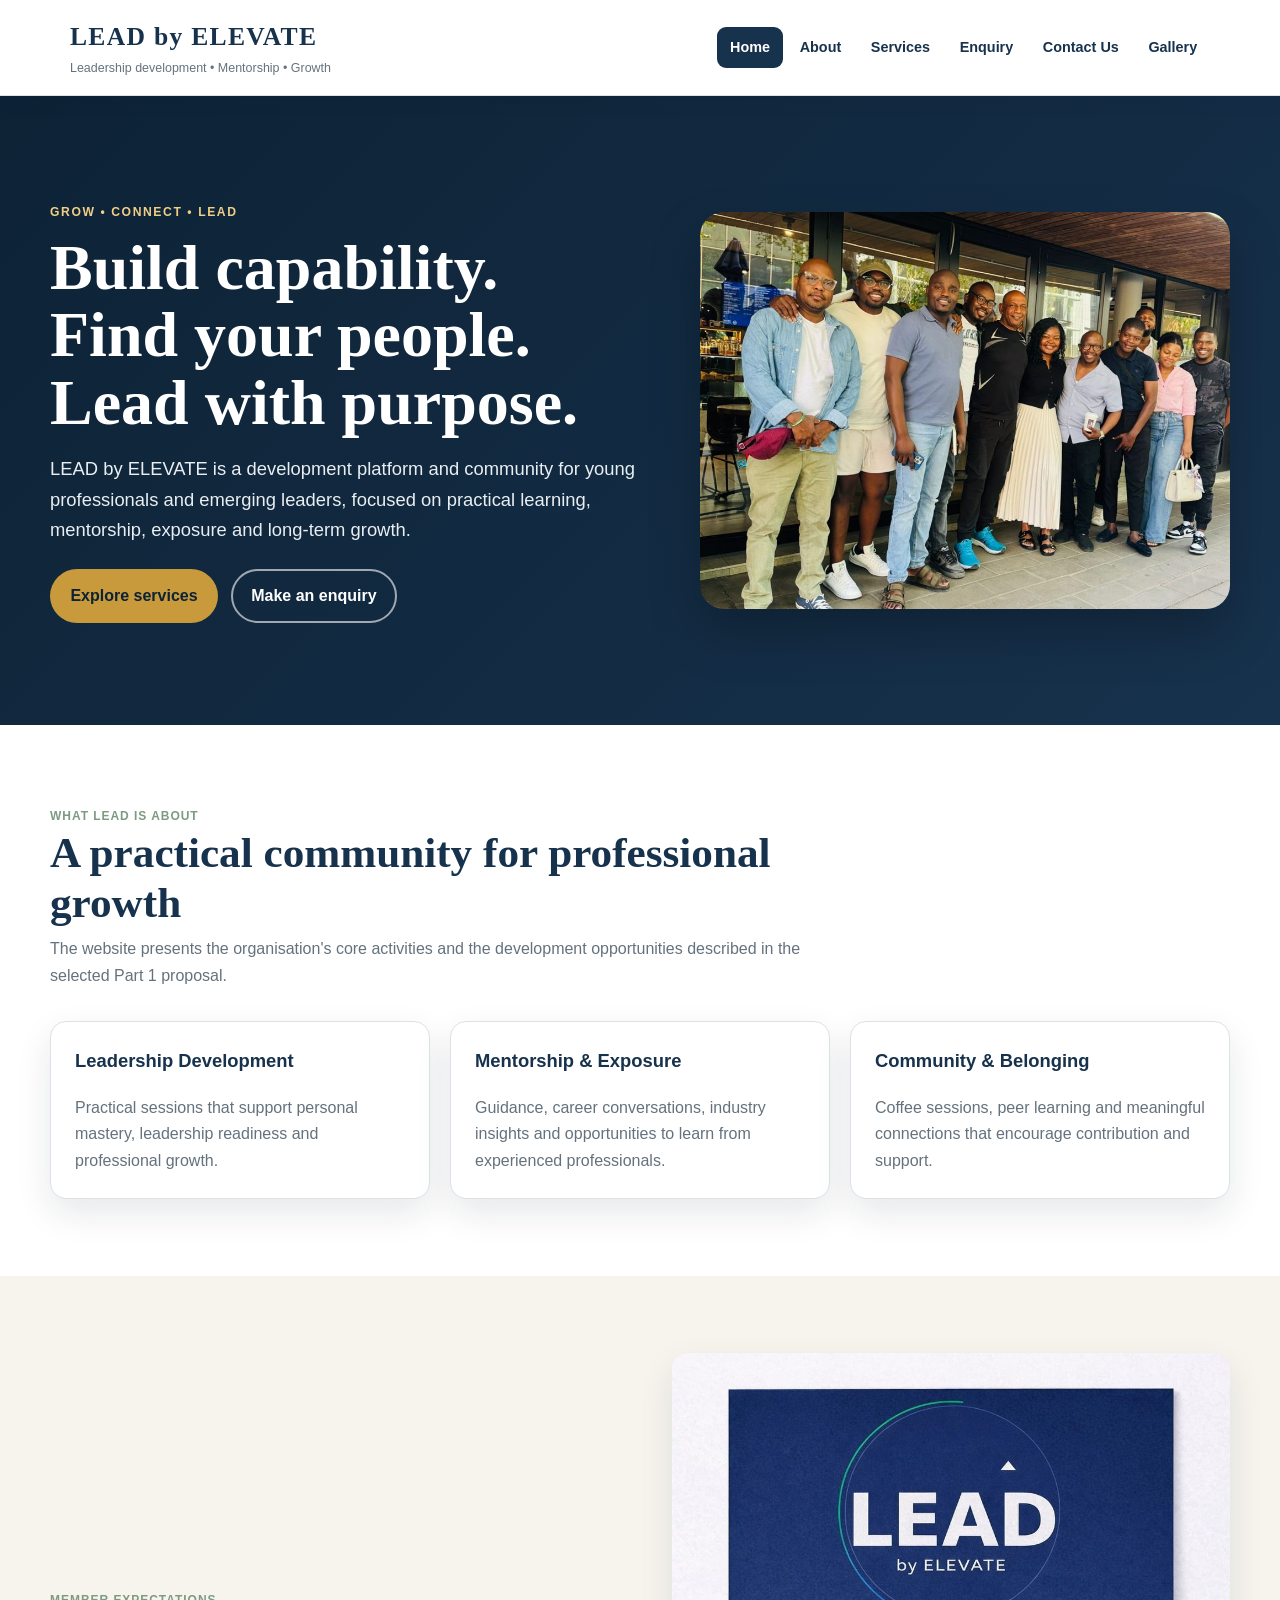
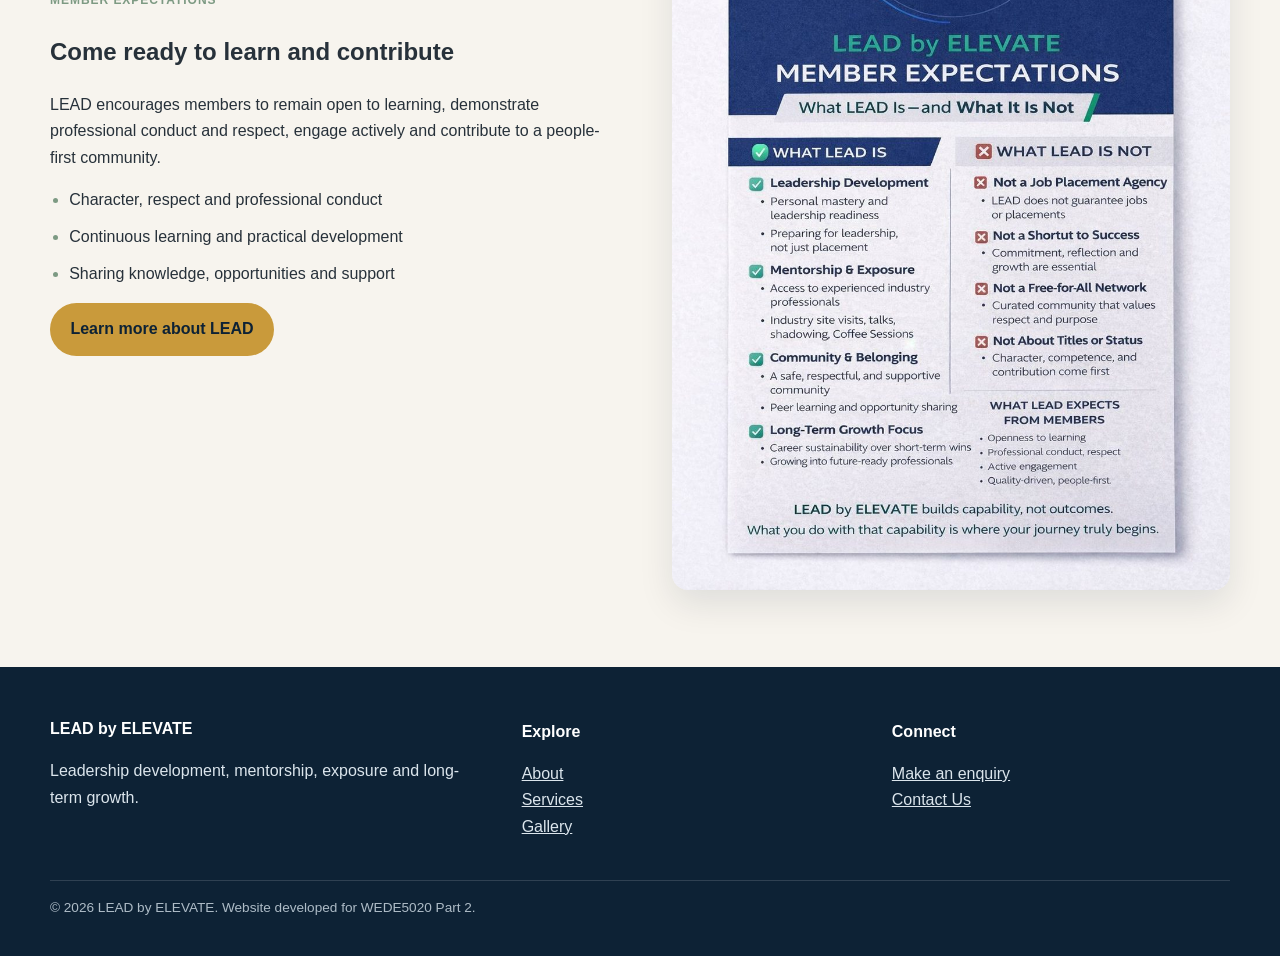
<file: index.html>
<!DOCTYPE html>
<html lang="en">
<head>
  <meta charset="UTF-8">
  <meta name="viewport" content="width=device-width, initial-scale=1.0">
  <meta name="description" content="LEAD by ELEVATE supports leadership development, mentorship, industry exposure, coaching and long-term professional growth.">
  <meta name="theme-color" content="#17324d">
  <title>LEAD by ELEVATE | Leadership & Professional Development</title>
  <link rel="stylesheet" href="css/style.css">
</head>
<body>
<a class="skip-link" href="#main-content">Skip to main content</a>
<header class="site-header">
  <div class="header-inner">
    <a class="brand" href="index.html" aria-label="LEAD by ELEVATE home">
      <span class="brand-title">LEAD by ELEVATE</span>
      <span class="brand-tagline">Leadership development • Mentorship • Growth</span>
    </a>
    <input class="nav-toggle" type="checkbox" id="nav-toggle" aria-label="Toggle navigation">
    <label class="nav-toggle-label" for="nav-toggle"><span></span></label>
    <nav class="main-nav" aria-label="Main navigation">
      <ul>
        <li><a href="index.html">Home</a></li>
        <li><a href="About.html">About</a></li>
        <li><a href="Services.html">Services</a></li>
        <li><a href="Enquiry.html">Enquiry</a></li>
        <li><a href="Contact%20Us.html">Contact Us</a></li>
        <li><a href="Gallery.html">Gallery</a></li>
      </ul>
    </nav>
  </div>
</header>
<main id="main-content">
  <section class="hero">
    <div class="container hero-grid">
      <div>
        <span class="eyebrow">Grow • Connect • Lead</span>
        <h1>Build capability. Find your people. Lead with purpose.</h1>
        <p>LEAD by ELEVATE is a development platform and community for young professionals and emerging leaders, focused on practical learning, mentorship, exposure and long-term growth.</p>
        <div class="hero-actions">
          <a class="button button-primary" href="Services.html">Explore services</a>
          <a class="button button-secondary" href="Enquiry.html">Make an enquiry</a>
        </div>
      </div>
      <div class="hero-media">
        <picture>
          <source media="(max-width: 480px)" srcset="images/lead_group_coffee_01-small.jpg">
          <source media="(max-width: 900px)" srcset="images/lead_group_coffee_01-medium.jpg">
          <img src="images/lead_group_coffee_01.jpg" srcset="images/lead_group_coffee_01-small.jpg 480w, images/lead_group_coffee_01-medium.jpg 960w, images/lead_group_coffee_01.jpg 1280w" sizes="(max-width: 900px) 100vw, 50vw" width="1280" height="853" alt="LEAD by ELEVATE members together during a community coffee session">
        </picture>
      </div>
    </div>
  </section>

  <section class="section section-alt">
    <div class="container">
      <div class="section-heading">
        <span class="kicker">What LEAD is about</span>
        <h2>A practical community for professional growth</h2>
        <p>The website presents the organisation's core activities and the development opportunities described in the selected Part 1 proposal.</p>
      </div>
      <div class="card-grid">
        <article class="card"><h3>Leadership Development</h3><p>Practical sessions that support personal mastery, leadership readiness and professional growth.</p></article>
        <article class="card"><h3>Mentorship & Exposure</h3><p>Guidance, career conversations, industry insights and opportunities to learn from experienced professionals.</p></article>
        <article class="card"><h3>Community & Belonging</h3><p>Coffee sessions, peer learning and meaningful connections that encourage contribution and support.</p></article>
      </div>
    </div>
  </section>

  <section class="section">
    <div class="container split">
      <div>
        <span class="kicker">Member expectations</span>
        <h2>Come ready to learn and contribute</h2>
        <p>LEAD encourages members to remain open to learning, demonstrate professional conduct and respect, engage actively and contribute to a people-first community.</p>
        <ul class="check-list">
          <li>Character, respect and professional conduct</li>
          <li>Continuous learning and practical development</li>
          <li>Sharing knowledge, opportunities and support</li>
        </ul>
        <a class="button button-primary" href="About.html">Learn more about LEAD</a>
      </div>
      <div>
        <img class="content-image" src="images/lead_member_expectations_poster.jpg" srcset="images/lead_member_expectations_poster-small.jpg 480w, images/lead_member_expectations_poster-medium.jpg 960w, images/lead_member_expectations_poster.jpg 1280w" sizes="(max-width: 900px) 100vw, 50vw" width="1280" height="1280" alt="LEAD by ELEVATE member expectations poster">
      </div>
    </div>
  </section>
</main>
<footer class="site-footer">
  <div class="container">
    <div class="footer-grid">
      <div><h2>LEAD by ELEVATE</h2><p>Leadership development, mentorship, exposure and long-term growth.</p></div>
      <div><h3>Explore</h3><p><a href="About.html">About</a><br><a href="Services.html">Services</a><br><a href="Gallery.html">Gallery</a></p></div>
      <div><h3>Connect</h3><p><a href="Enquiry.html">Make an enquiry</a><br><a href="Contact%20Us.html">Contact Us</a></p></div>
    </div>
    <div class="footer-bottom"><span>&copy; <span id="currentYear">2026</span> LEAD by ELEVATE. Website developed for WEDE5020 Part 2.</span></div>
  </div>
</footer>
<script src="js/script.js"></script>
</body>
</html>
</file>
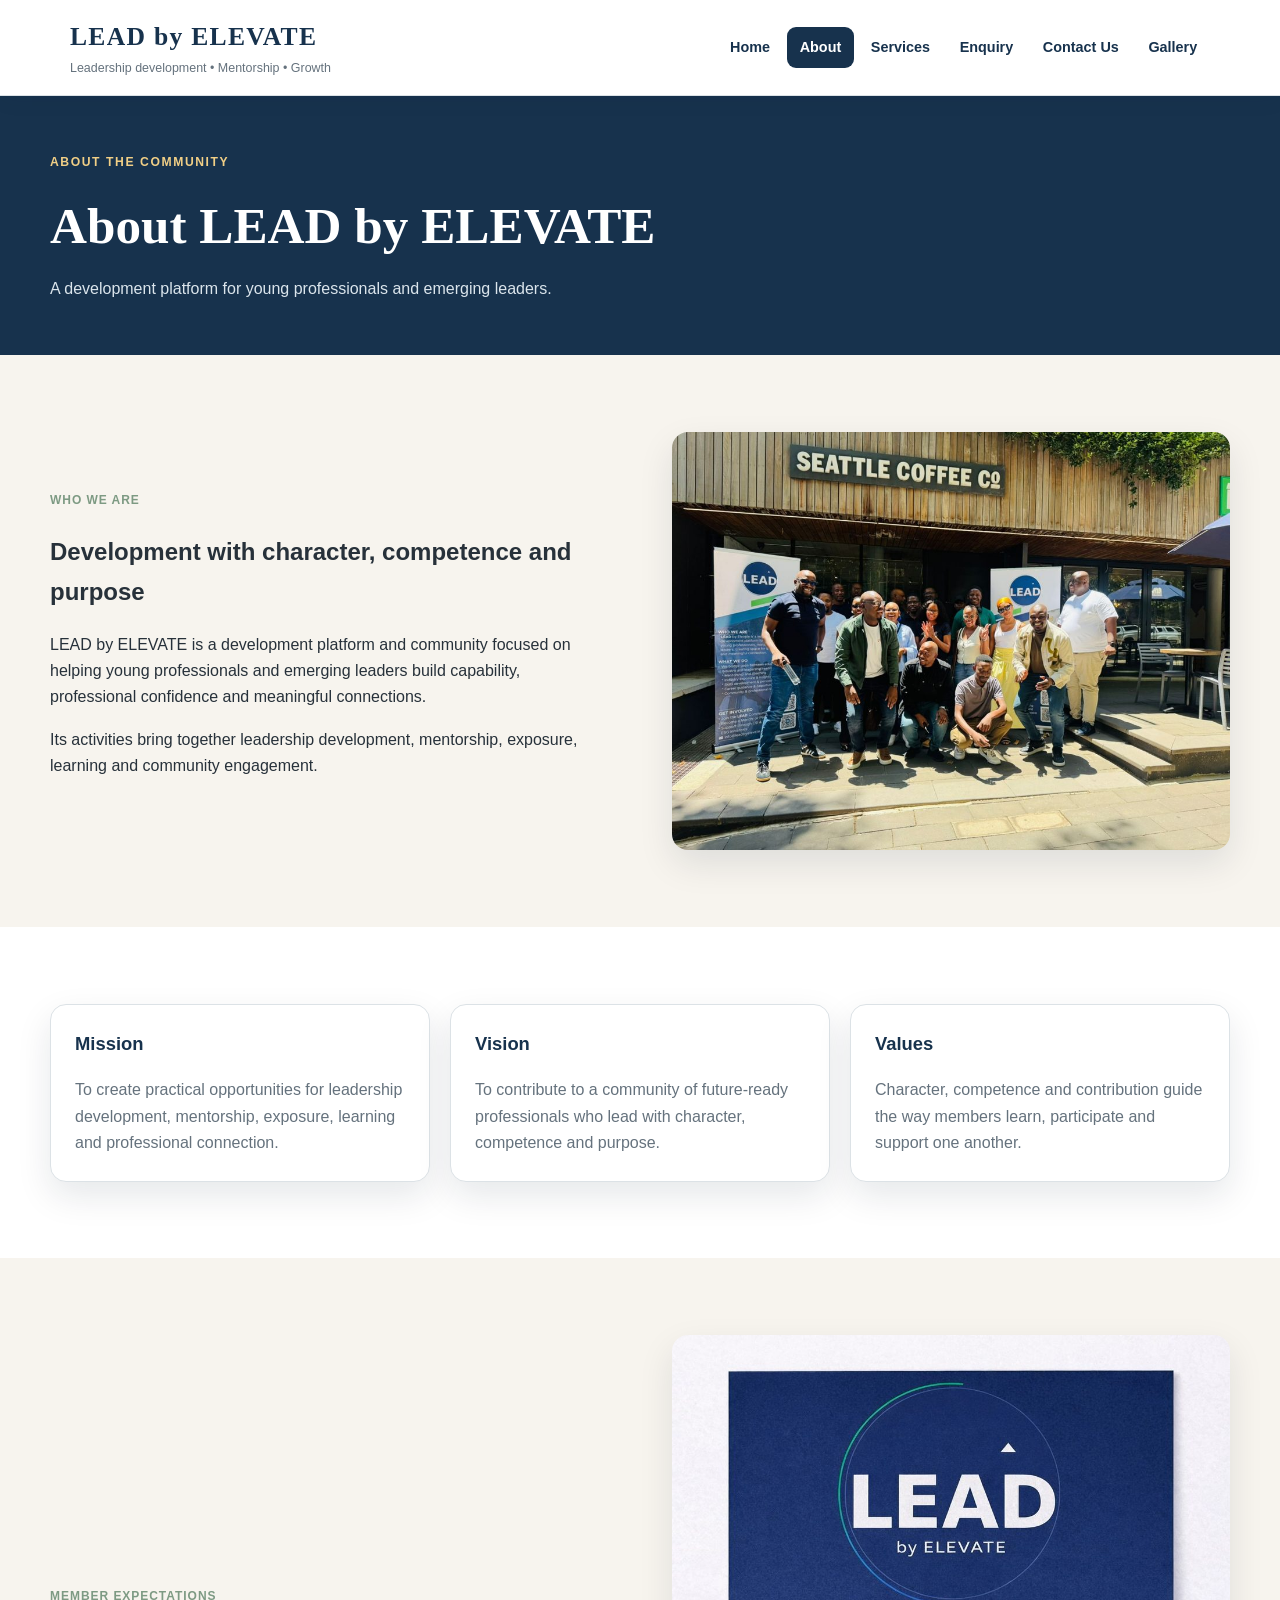
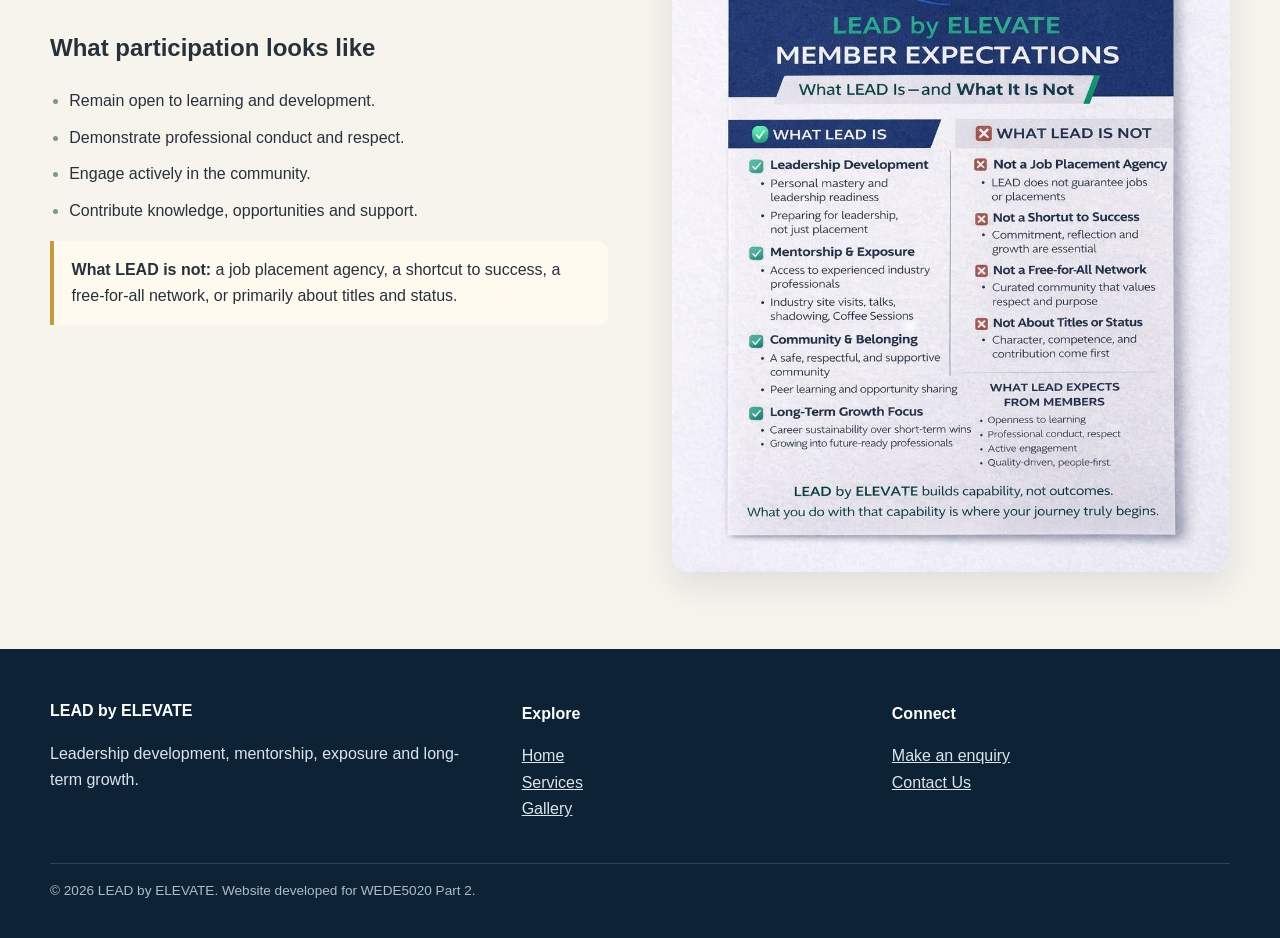
<file: About.html>
<!DOCTYPE html>
<html lang="en">
<head>
  <meta charset="UTF-8">
  <meta name="viewport" content="width=device-width, initial-scale=1.0">
  <meta name="description" content="Learn about LEAD by ELEVATE, its purpose, values, mission, vision and member expectations.">
  <meta name="theme-color" content="#17324d">
  <title>About | LEAD by ELEVATE</title>
  <link rel="stylesheet" href="css/style.css">
</head>
<body>
<a class="skip-link" href="#main-content">Skip to main content</a>
<header class="site-header"><div class="header-inner">
  <a class="brand" href="index.html"><span class="brand-title">LEAD by ELEVATE</span><span class="brand-tagline">Leadership development • Mentorship • Growth</span></a>
  <input class="nav-toggle" type="checkbox" id="nav-toggle" aria-label="Toggle navigation"><label class="nav-toggle-label" for="nav-toggle"><span></span></label>
  <nav class="main-nav" aria-label="Main navigation"><ul><li><a href="index.html">Home</a></li><li><a href="About.html">About</a></li><li><a href="Services.html">Services</a></li><li><a href="Enquiry.html">Enquiry</a></li><li><a href="Contact%20Us.html">Contact Us</a></li><li><a href="Gallery.html">Gallery</a></li></ul></nav>
</div></header>
<main id="main-content">
  <section class="page-banner"><div class="container"><span class="eyebrow">About the community</span><h1>About LEAD by ELEVATE</h1><p>A development platform for young professionals and emerging leaders.</p></div></section>
  <section class="section"><div class="container split">
    <div><span class="kicker">Who we are</span><h2>Development with character, competence and purpose</h2><p>LEAD by ELEVATE is a development platform and community focused on helping young professionals and emerging leaders build capability, professional confidence and meaningful connections.</p><p>Its activities bring together leadership development, mentorship, exposure, learning and community engagement.</p></div>
    <div><img class="content-image" src="images/lead_group_outside_02.jpg" srcset="images/lead_group_outside_02-small.jpg 480w, images/lead_group_outside_02-medium.jpg 960w, images/lead_group_outside_02.jpg 1280w" sizes="(max-width: 900px) 100vw, 50vw" width="1280" height="853" alt="LEAD by ELEVATE group outside a venue"></div>
  </div></section>
  <section class="section section-alt"><div class="container card-grid">
    <article class="card"><h3>Mission</h3><p>To create practical opportunities for leadership development, mentorship, exposure, learning and professional connection.</p></article>
    <article class="card"><h3>Vision</h3><p>To contribute to a community of future-ready professionals who lead with character, competence and purpose.</p></article>
    <article class="card"><h3>Values</h3><p>Character, competence and contribution guide the way members learn, participate and support one another.</p></article>
  </div></section>
  <section class="section"><div class="container split">
    <div><span class="kicker">Member expectations</span><h2>What participation looks like</h2><ul class="check-list"><li>Remain open to learning and development.</li><li>Demonstrate professional conduct and respect.</li><li>Engage actively in the community.</li><li>Contribute knowledge, opportunities and support.</li></ul><div class="notice"><strong>What LEAD is not:</strong> a job placement agency, a shortcut to success, a free-for-all network, or primarily about titles and status.</div></div>
    <div><img class="content-image" src="images/lead_member_expectations_poster.jpg" srcset="images/lead_member_expectations_poster-small.jpg 480w, images/lead_member_expectations_poster-medium.jpg 960w, images/lead_member_expectations_poster.jpg 1280w" sizes="(max-width: 900px) 100vw, 50vw" width="1280" height="1280" alt="LEAD member expectations poster"></div>
  </div></section>
</main>
<footer class="site-footer"><div class="container"><div class="footer-grid"><div><h2>LEAD by ELEVATE</h2><p>Leadership development, mentorship, exposure and long-term growth.</p></div><div><h3>Explore</h3><p><a href="index.html">Home</a><br><a href="Services.html">Services</a><br><a href="Gallery.html">Gallery</a></p></div><div><h3>Connect</h3><p><a href="Enquiry.html">Make an enquiry</a><br><a href="Contact%20Us.html">Contact Us</a></p></div></div><div class="footer-bottom">&copy; <span id="currentYear">2026</span> LEAD by ELEVATE. Website developed for WEDE5020 Part 2.</div></div></footer>
<script src="js/script.js"></script>
</body></html>
</file>
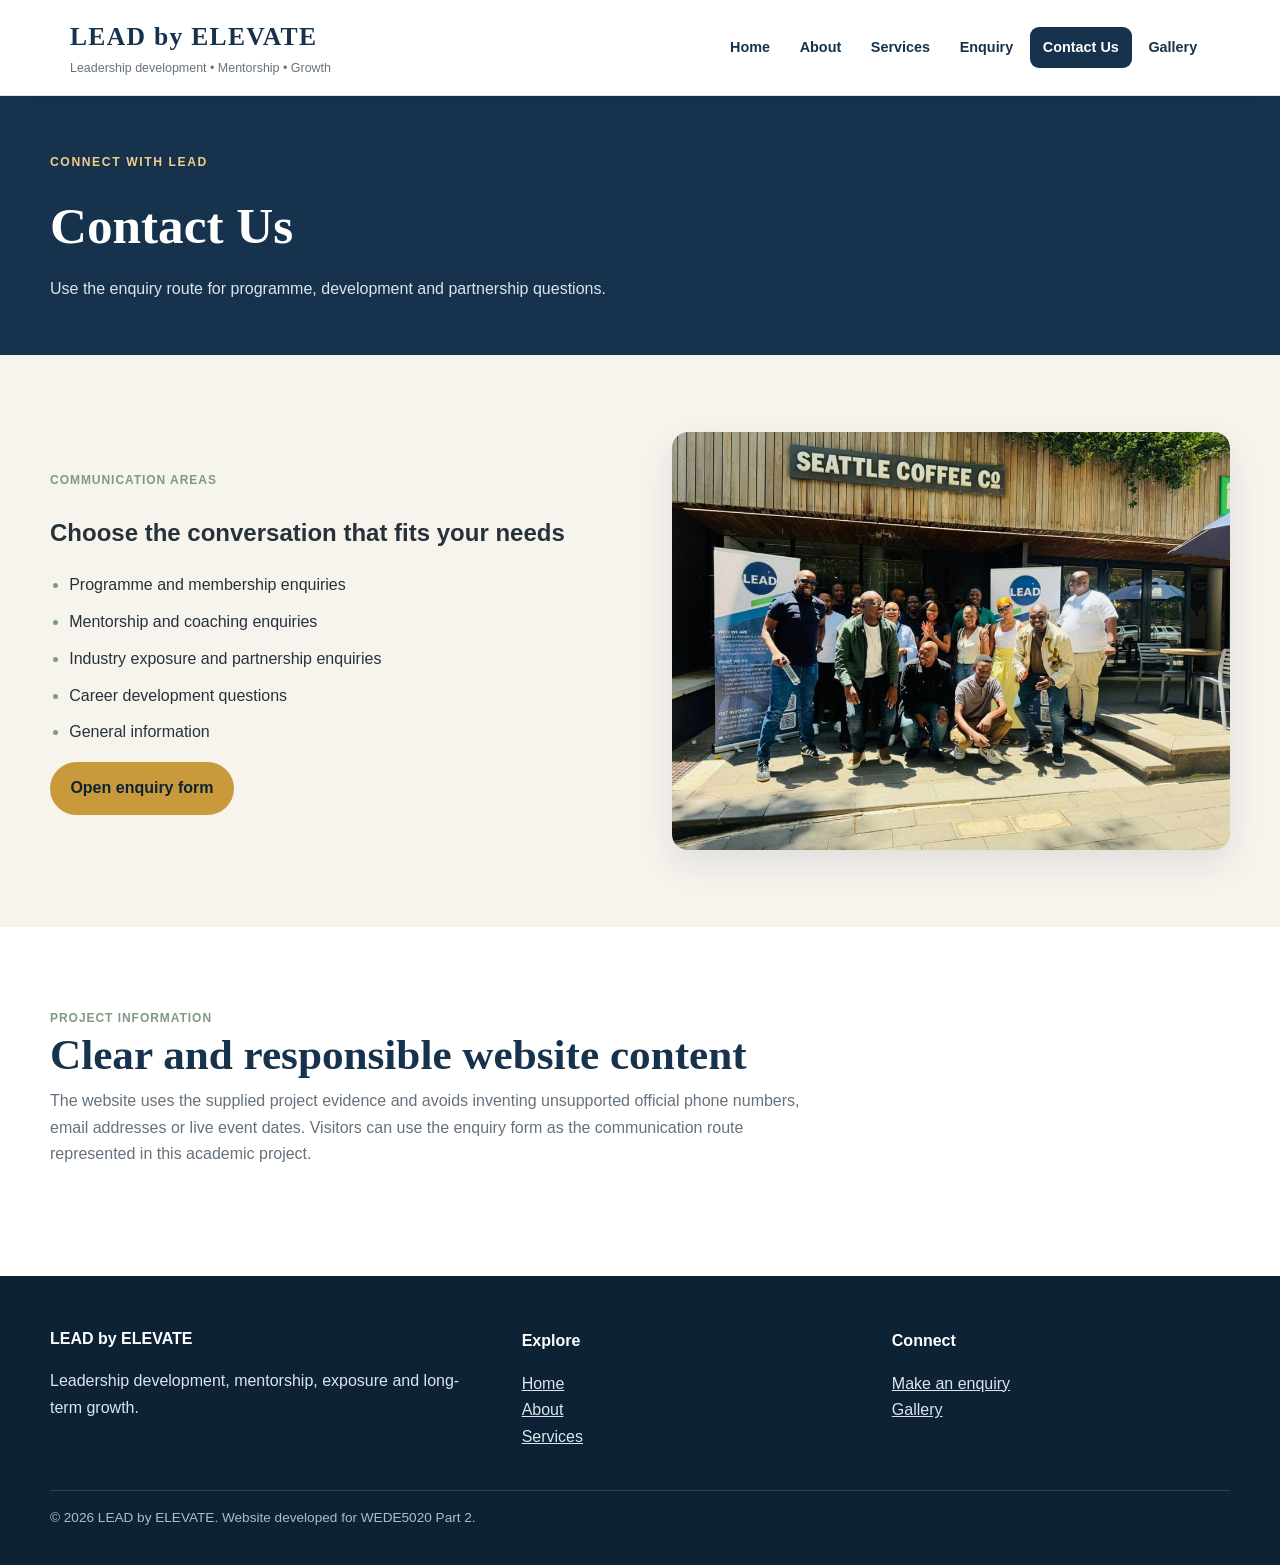
<file: Contact Us.html>
<!DOCTYPE html>
<html lang="en">
<head>
  <meta charset="UTF-8"><meta name="viewport" content="width=device-width, initial-scale=1.0">
  <meta name="description" content="Contact LEAD by ELEVATE for programme, mentorship, exposure, coaching and general information enquiries.">
  <meta name="theme-color" content="#17324d"><title>Contact Us | LEAD by ELEVATE</title>
  <link rel="stylesheet" href="css/style.css">
</head>
<body>
<a class="skip-link" href="#main-content">Skip to main content</a>
<header class="site-header"><div class="header-inner"><a class="brand" href="index.html"><span class="brand-title">LEAD by ELEVATE</span><span class="brand-tagline">Leadership development • Mentorship • Growth</span></a><input class="nav-toggle" type="checkbox" id="nav-toggle" aria-label="Toggle navigation"><label class="nav-toggle-label" for="nav-toggle"><span></span></label><nav class="main-nav" aria-label="Main navigation"><ul><li><a href="index.html">Home</a></li><li><a href="About.html">About</a></li><li><a href="Services.html">Services</a></li><li><a href="Enquiry.html">Enquiry</a></li><li><a href="Contact%20Us.html">Contact Us</a></li><li><a href="Gallery.html">Gallery</a></li></ul></nav></div></header>
<main id="main-content">
<section class="page-banner"><div class="container"><span class="eyebrow">Connect with LEAD</span><h1>Contact Us</h1><p>Use the enquiry route for programme, development and partnership questions.</p></div></section>
<section class="section"><div class="container split"><div><span class="kicker">Communication areas</span><h2>Choose the conversation that fits your needs</h2><ul class="check-list"><li>Programme and membership enquiries</li><li>Mentorship and coaching enquiries</li><li>Industry exposure and partnership enquiries</li><li>Career development questions</li><li>General information</li></ul><a class="button button-primary" href="Enquiry.html">Open enquiry form</a></div><div><img class="content-image" src="images/lead_group_outside_02.jpg" srcset="images/lead_group_outside_02-small.jpg 480w, images/lead_group_outside_02-medium.jpg 960w, images/lead_group_outside_02.jpg 1280w" sizes="(max-width: 900px) 100vw, 50vw" width="1280" height="853" alt="LEAD by ELEVATE group outside a venue"></div></div></section>
<section class="section section-alt"><div class="container"><div class="section-heading"><span class="kicker">Project information</span><h2>Clear and responsible website content</h2><p>The website uses the supplied project evidence and avoids inventing unsupported official phone numbers, email addresses or live event dates. Visitors can use the enquiry form as the communication route represented in this academic project.</p></div></div></section>
</main>
<footer class="site-footer"><div class="container"><div class="footer-grid"><div><h2>LEAD by ELEVATE</h2><p>Leadership development, mentorship, exposure and long-term growth.</p></div><div><h3>Explore</h3><p><a href="index.html">Home</a><br><a href="About.html">About</a><br><a href="Services.html">Services</a></p></div><div><h3>Connect</h3><p><a href="Enquiry.html">Make an enquiry</a><br><a href="Gallery.html">Gallery</a></p></div></div><div class="footer-bottom">&copy; <span id="currentYear">2026</span> LEAD by ELEVATE. Website developed for WEDE5020 Part 2.</div></div></footer>
<script src="js/script.js"></script></body></html>
</file>
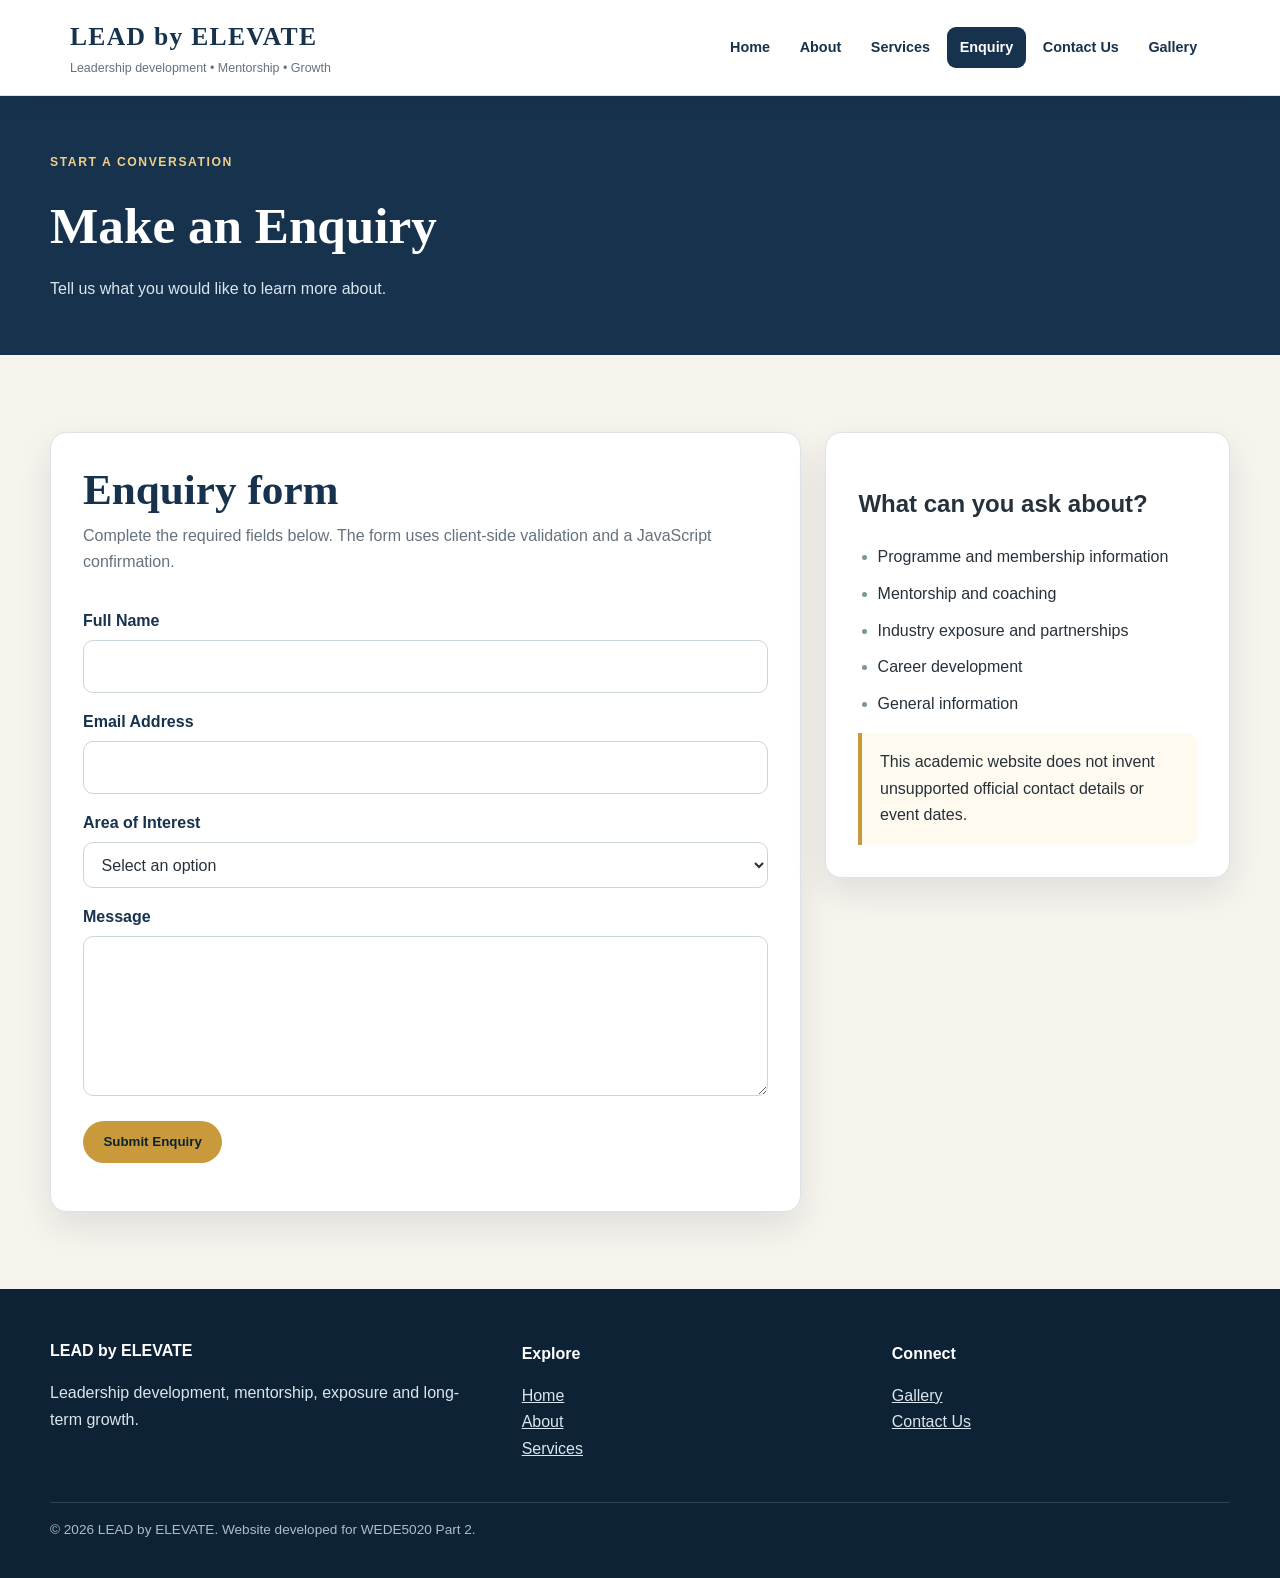
<file: Enquiry.html>
<!DOCTYPE html>
<html lang="en">
<head>
  <meta charset="UTF-8"><meta name="viewport" content="width=device-width, initial-scale=1.0">
  <meta name="description" content="Send an enquiry to LEAD by ELEVATE about leadership development, mentorship, exposure, coaching or community activities.">
  <meta name="theme-color" content="#17324d"><title>Enquiry | LEAD by ELEVATE</title>
  <link rel="stylesheet" href="css/style.css">
</head>
<body>
<a class="skip-link" href="#main-content">Skip to main content</a>
<header class="site-header"><div class="header-inner"><a class="brand" href="index.html"><span class="brand-title">LEAD by ELEVATE</span><span class="brand-tagline">Leadership development • Mentorship • Growth</span></a><input class="nav-toggle" type="checkbox" id="nav-toggle" aria-label="Toggle navigation"><label class="nav-toggle-label" for="nav-toggle"><span></span></label><nav class="main-nav" aria-label="Main navigation"><ul><li><a href="index.html">Home</a></li><li><a href="About.html">About</a></li><li><a href="Services.html">Services</a></li><li><a href="Enquiry.html">Enquiry</a></li><li><a href="Contact%20Us.html">Contact Us</a></li><li><a href="Gallery.html">Gallery</a></li></ul></nav></div></header>
<main id="main-content">
<section class="page-banner"><div class="container"><span class="eyebrow">Start a conversation</span><h1>Make an Enquiry</h1><p>Tell us what you would like to learn more about.</p></div></section>
<section class="section"><div class="container form-layout">
<div class="form-card"><div class="section-heading"><h2>Enquiry form</h2><p>Complete the required fields below. The form uses client-side validation and a JavaScript confirmation.</p></div>
<form id="enquiryForm">
<div class="form-group"><label for="name">Full Name</label><input id="name" name="name" type="text" autocomplete="name" required></div>
<div class="form-group"><label for="email">Email Address</label><input id="email" name="email" type="email" autocomplete="email" required></div>
<div class="form-group"><label for="interest">Area of Interest</label><select id="interest" name="interest" required><option value="">Select an option</option><option>Leadership Development</option><option>Mentorship</option><option>Industry Exposure</option><option>Career Growth</option><option>Coaching</option><option>General Enquiry</option></select></div>
<div class="form-group"><label for="message">Message</label><textarea id="message" name="message" required></textarea></div>
<button class="button button-primary" type="submit">Submit Enquiry</button><p id="formMessage" class="form-message" aria-live="polite"></p>
</form></div>
<aside class="info-card"><h2>What can you ask about?</h2><ul class="check-list"><li>Programme and membership information</li><li>Mentorship and coaching</li><li>Industry exposure and partnerships</li><li>Career development</li><li>General information</li></ul><div class="notice">This academic website does not invent unsupported official contact details or event dates.</div></aside>
</div></section>
</main>
<footer class="site-footer"><div class="container"><div class="footer-grid"><div><h2>LEAD by ELEVATE</h2><p>Leadership development, mentorship, exposure and long-term growth.</p></div><div><h3>Explore</h3><p><a href="index.html">Home</a><br><a href="About.html">About</a><br><a href="Services.html">Services</a></p></div><div><h3>Connect</h3><p><a href="Gallery.html">Gallery</a><br><a href="Contact%20Us.html">Contact Us</a></p></div></div><div class="footer-bottom">&copy; <span id="currentYear">2026</span> LEAD by ELEVATE. Website developed for WEDE5020 Part 2.</div></div></footer>
<script src="js/script.js"></script></body></html>
</file>
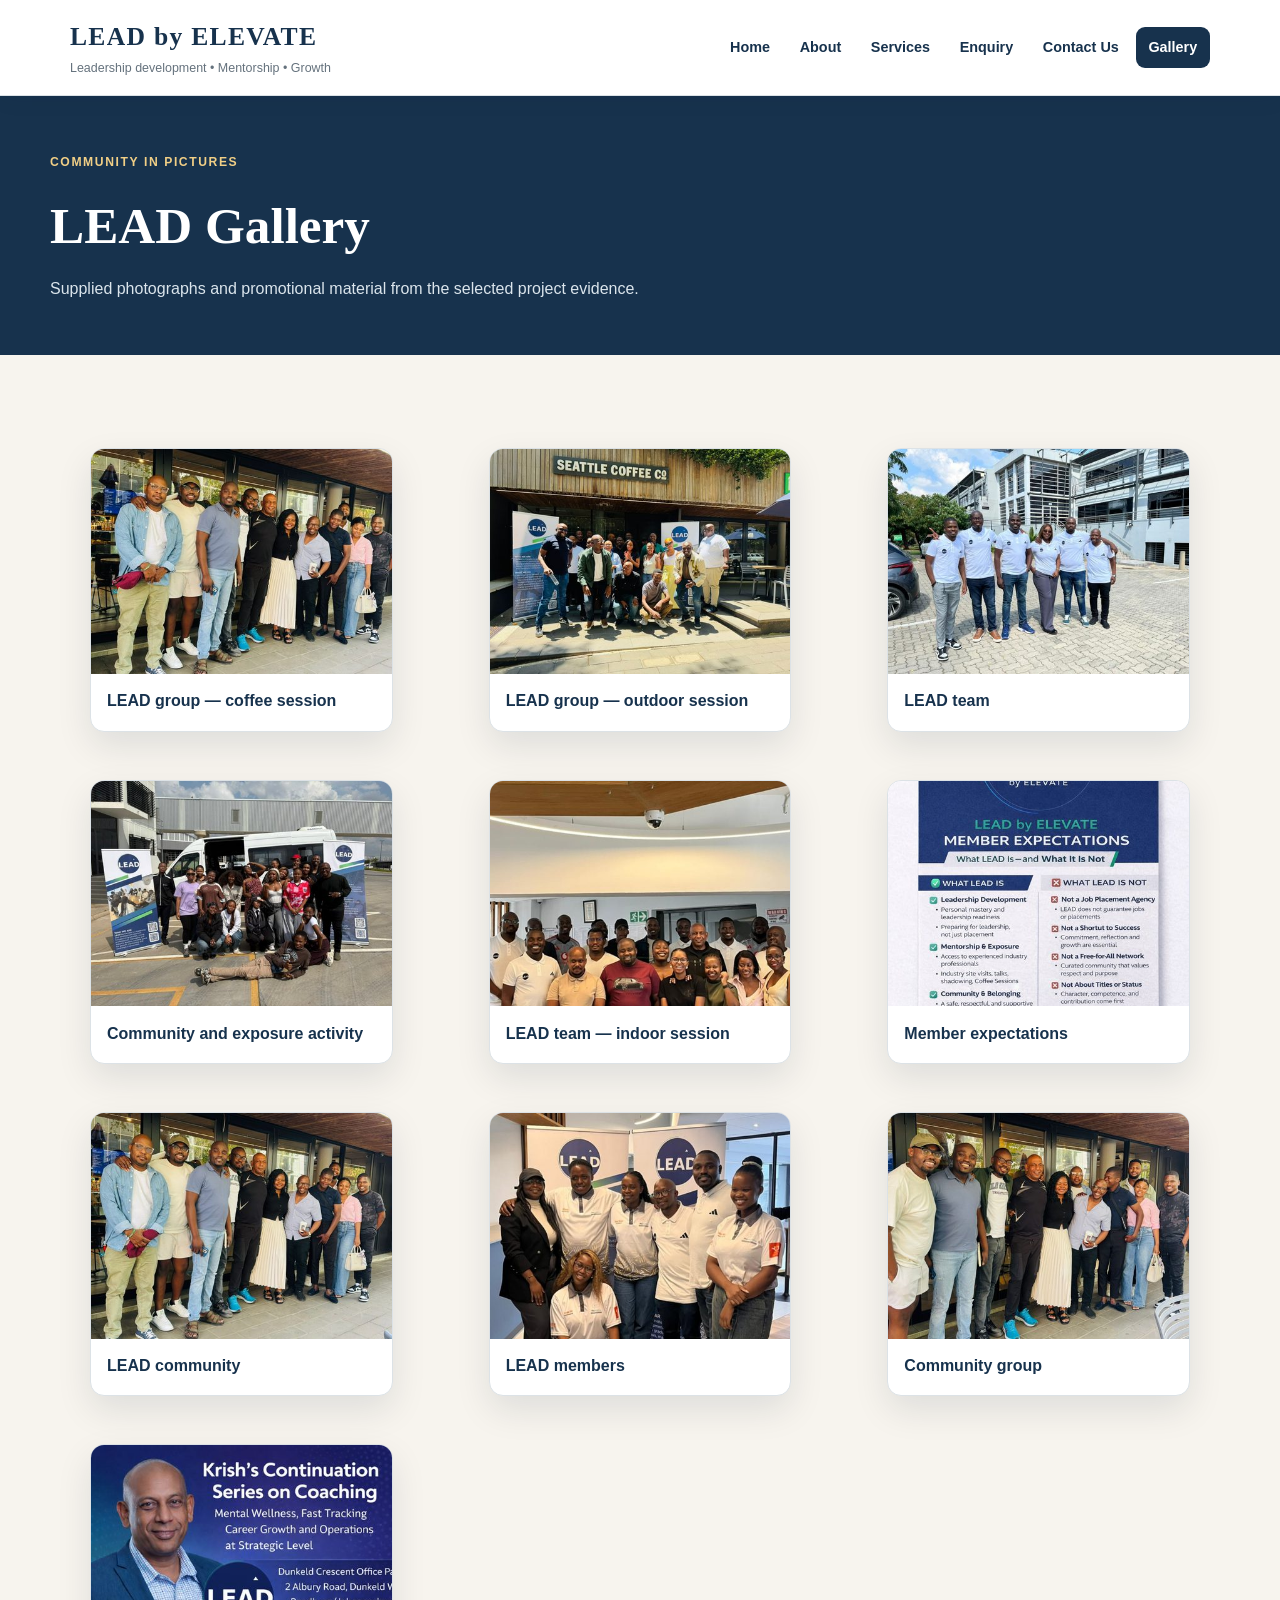
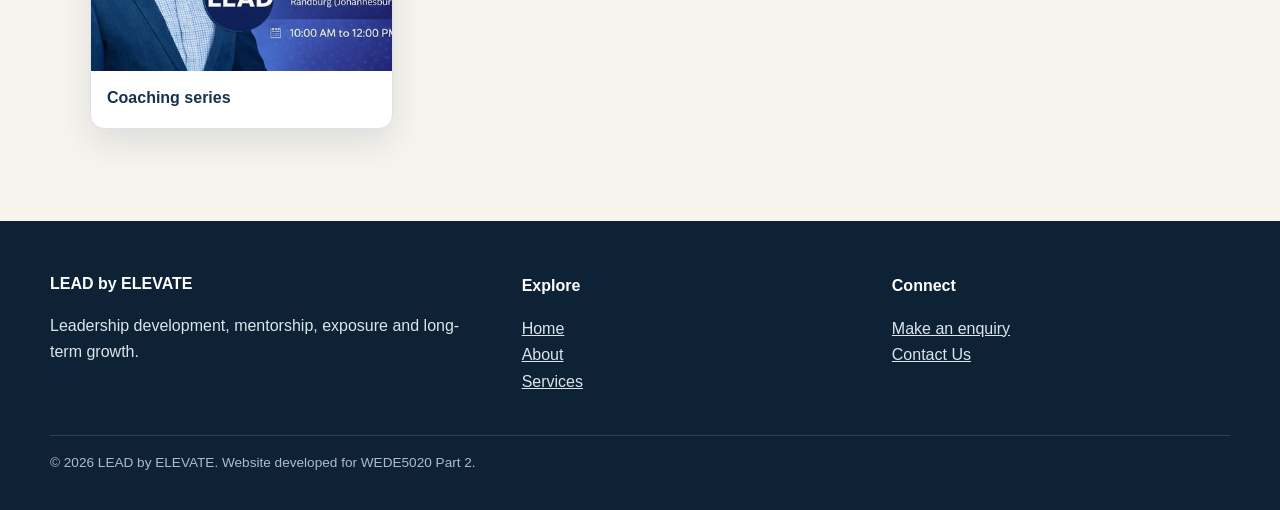
<file: Gallery.html>
<!DOCTYPE html>
<html lang="en">
<head>
  <meta charset="UTF-8"><meta name="viewport" content="width=device-width, initial-scale=1.0">
  <meta name="description" content="View LEAD by ELEVATE community, team, coaching and industry exposure photographs supplied for the project.">
  <meta name="theme-color" content="#17324d"><title>Gallery | LEAD by ELEVATE</title>
  <link rel="stylesheet" href="css/style.css">
</head>
<body>
<a class="skip-link" href="#main-content">Skip to main content</a>
<header class="site-header"><div class="header-inner"><a class="brand" href="index.html"><span class="brand-title">LEAD by ELEVATE</span><span class="brand-tagline">Leadership development • Mentorship • Growth</span></a><input class="nav-toggle" type="checkbox" id="nav-toggle" aria-label="Toggle navigation"><label class="nav-toggle-label" for="nav-toggle"><span></span></label><nav class="main-nav" aria-label="Main navigation"><ul><li><a href="index.html">Home</a></li><li><a href="About.html">About</a></li><li><a href="Services.html">Services</a></li><li><a href="Enquiry.html">Enquiry</a></li><li><a href="Contact%20Us.html">Contact Us</a></li><li><a href="Gallery.html">Gallery</a></li></ul></nav></div></header>
<main id="main-content">
<section class="page-banner"><div class="container"><span class="eyebrow">Community in pictures</span><h1>LEAD Gallery</h1><p>Supplied photographs and promotional material from the selected project evidence.</p></div></section>
<section class="section"><div class="container"><div class="gallery-grid">
<figure class="gallery-card"><a href="images/lead_group_coffee_01.jpg"><img src="images/lead_group_coffee_01.jpg" srcset="images/lead_group_coffee_01-small.jpg 480w, images/lead_group_coffee_01-medium.jpg 960w, images/lead_group_coffee_01.jpg 1280w" sizes="(max-width: 480px) 100vw, (max-width: 900px) 50vw, 33vw" width="1280" height="853" alt="LEAD members together at a coffee session" loading="lazy"></a><figcaption>LEAD group — coffee session</figcaption></figure>
<figure class="gallery-card"><a href="images/lead_group_outside_02.jpg"><img src="images/lead_group_outside_02.jpg" srcset="images/lead_group_outside_02-small.jpg 480w, images/lead_group_outside_02-medium.jpg 960w, images/lead_group_outside_02.jpg 1280w" sizes="(max-width: 480px) 100vw, (max-width: 900px) 50vw, 33vw" width="1280" height="853" alt="LEAD group outside a venue" loading="lazy"></a><figcaption>LEAD group — outdoor session</figcaption></figure>
<figure class="gallery-card"><a href="images/lead_team_polo_03.jpg"><img src="images/lead_team_polo_03.jpg" srcset="images/lead_team_polo_03-small.jpg 480w, images/lead_team_polo_03-medium.jpg 960w, images/lead_team_polo_03.jpg 1280w" sizes="(max-width: 480px) 100vw, (max-width: 900px) 50vw, 33vw" width="1280" height="853" alt="LEAD team members wearing branded shirts" loading="lazy"></a><figcaption>LEAD team</figcaption></figure>
<figure class="gallery-card"><a href="images/lead_youth_visit_04.jpg"><img src="images/lead_youth_visit_04.jpg" srcset="images/lead_youth_visit_04-small.jpg 480w, images/lead_youth_visit_04-medium.jpg 960w, images/lead_youth_visit_04.jpg 1280w" sizes="(max-width: 480px) 100vw, (max-width: 900px) 50vw, 33vw" width="1280" height="853" alt="LEAD community group during an industry visit" loading="lazy"></a><figcaption>Community and exposure activity</figcaption></figure>
<figure class="gallery-card"><a href="images/lead_team_indoor_05.jpg"><img src="images/lead_team_indoor_05.jpg" srcset="images/lead_team_indoor_05-small.jpg 480w, images/lead_team_indoor_05-medium.jpg 960w, images/lead_team_indoor_05.jpg 1280w" sizes="(max-width: 480px) 100vw, (max-width: 900px) 50vw, 33vw" width="1280" height="853" alt="LEAD team members indoors" loading="lazy"></a><figcaption>LEAD team — indoor session</figcaption></figure>
<figure class="gallery-card"><a href="images/lead_member_expectations_poster.jpg"><img src="images/lead_member_expectations_poster.jpg" srcset="images/lead_member_expectations_poster-small.jpg 480w, images/lead_member_expectations_poster-medium.jpg 960w, images/lead_member_expectations_poster.jpg 1280w" sizes="(max-width: 480px) 100vw, (max-width: 900px) 50vw, 33vw" width="1280" height="1280" alt="LEAD member expectations poster" loading="lazy"></a><figcaption>Member expectations</figcaption></figure>
<figure class="gallery-card"><a href="images/lead_group_coffee_06.jpg"><img src="images/lead_group_coffee_06.jpg" srcset="images/lead_group_coffee_06-small.jpg 480w, images/lead_group_coffee_06-medium.jpg 960w, images/lead_group_coffee_06.jpg 1280w" sizes="(max-width: 480px) 100vw, (max-width: 900px) 50vw, 33vw" width="1280" height="853" alt="LEAD community group together" loading="lazy"></a><figcaption>LEAD community</figcaption></figure>
<figure class="gallery-card"><a href="images/lead_team_uniform_07.jpg"><img src="images/lead_team_uniform_07.jpg" srcset="images/lead_team_uniform_07-small.jpg 480w, images/lead_team_uniform_07-medium.jpg 960w, images/lead_team_uniform_07.jpg 1280w" sizes="(max-width: 480px) 100vw, (max-width: 900px) 50vw, 33vw" width="1280" height="853" alt="LEAD members wearing white shirts indoors" loading="lazy"></a><figcaption>LEAD members</figcaption></figure>
<figure class="gallery-card"><a href="images/lead_group_coffee_08.jpg"><img src="images/lead_group_coffee_08.jpg" srcset="images/lead_group_coffee_08-small.jpg 480w, images/lead_group_coffee_08-medium.jpg 960w, images/lead_group_coffee_08.jpg 1280w" sizes="(max-width: 480px) 100vw, (max-width: 900px) 50vw, 33vw" width="1280" height="853" alt="LEAD group together at a coffee session" loading="lazy"></a><figcaption>Community group</figcaption></figure>
<figure class="gallery-card"><a href="images/krish_coaching_poster.jpg"><img src="images/krish_coaching_poster.jpg" srcset="images/krish_coaching_poster-small.jpg 480w, images/krish_coaching_poster-medium.jpg 960w, images/krish_coaching_poster.jpg 1280w" sizes="(max-width: 480px) 100vw, (max-width: 900px) 50vw, 33vw" width="1280" height="853" alt="LEAD coaching series poster" loading="lazy"></a><figcaption>Coaching series</figcaption></figure>
</div></div></section>
</main>
<footer class="site-footer"><div class="container"><div class="footer-grid"><div><h2>LEAD by ELEVATE</h2><p>Leadership development, mentorship, exposure and long-term growth.</p></div><div><h3>Explore</h3><p><a href="index.html">Home</a><br><a href="About.html">About</a><br><a href="Services.html">Services</a></p></div><div><h3>Connect</h3><p><a href="Enquiry.html">Make an enquiry</a><br><a href="Contact%20Us.html">Contact Us</a></p></div></div><div class="footer-bottom">&copy; <span id="currentYear">2026</span> LEAD by ELEVATE. Website developed for WEDE5020 Part 2.</div></div></footer>
<script src="js/script.js"></script></body></html>
</file>
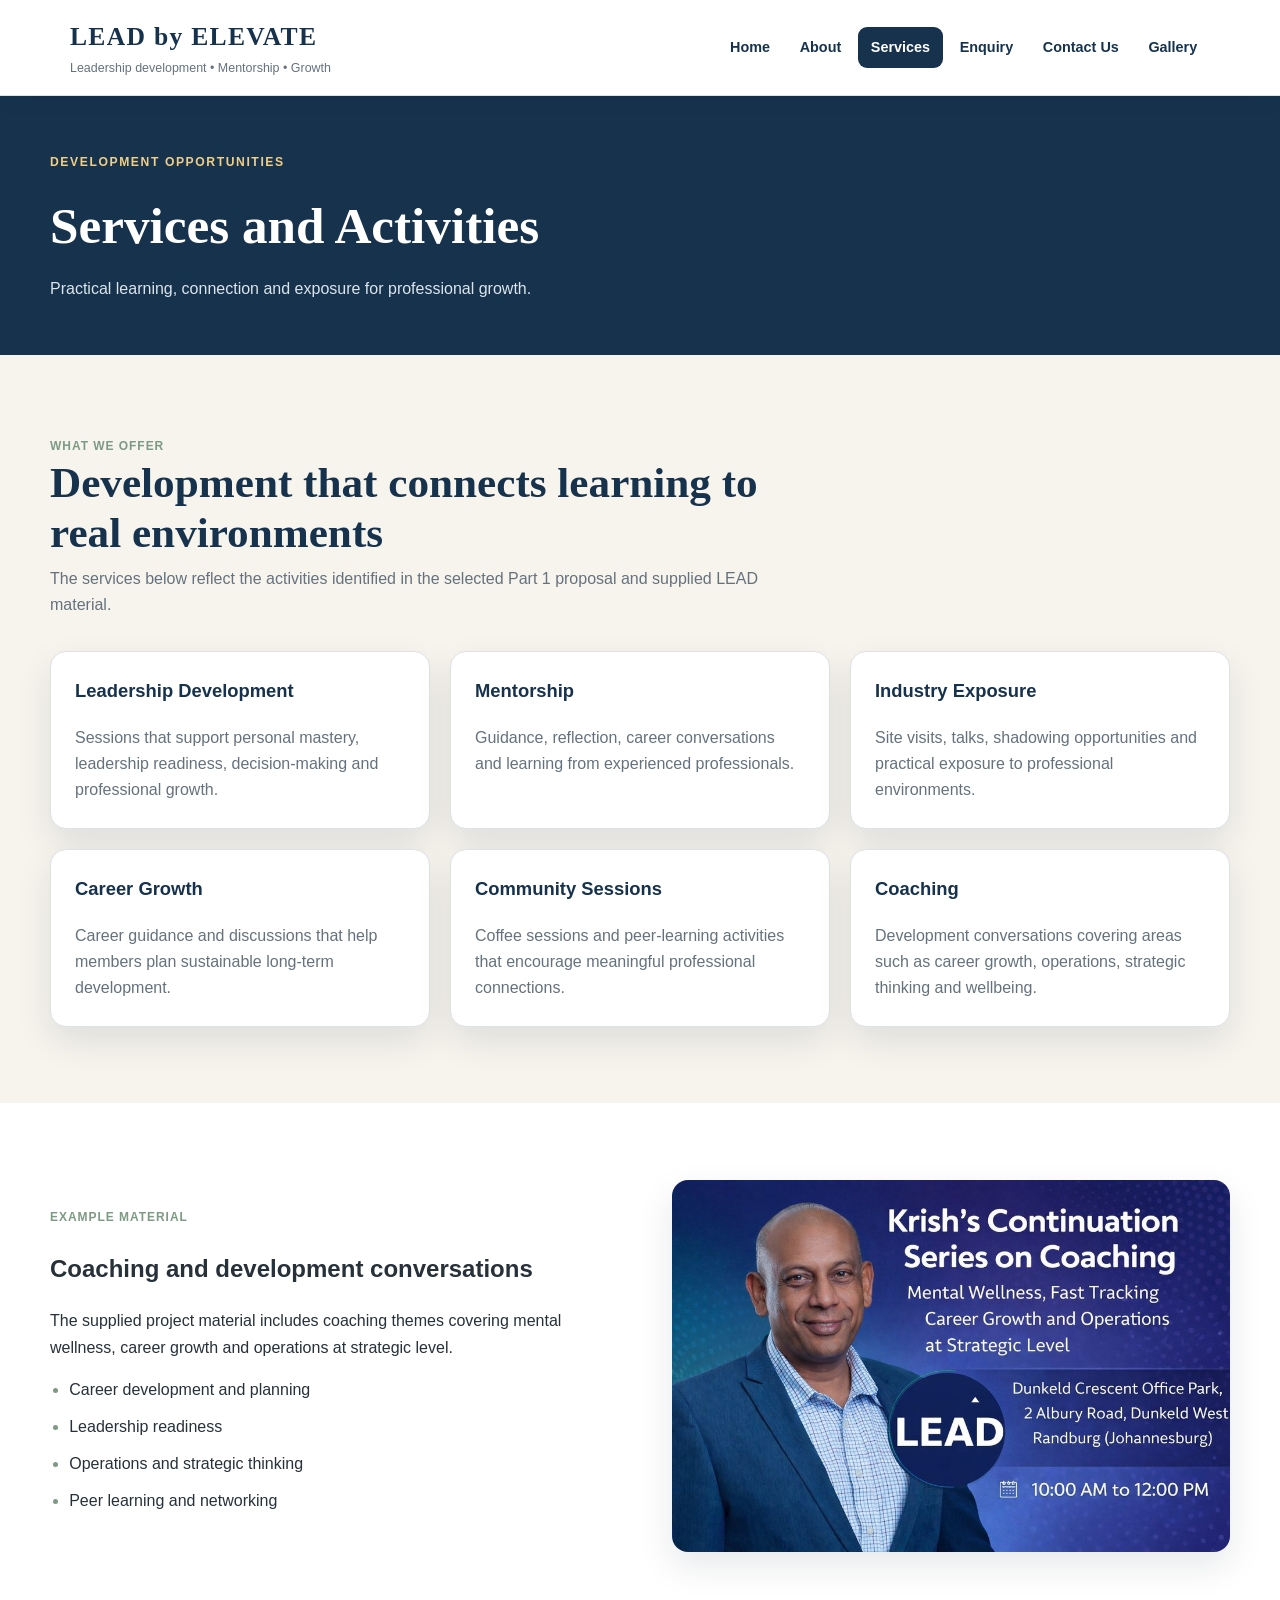
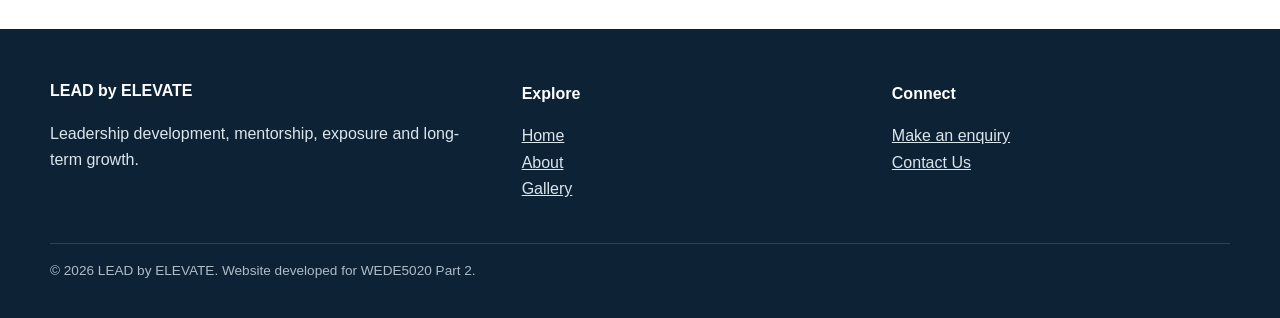
<file: Services.html>
<!DOCTYPE html>
<html lang="en">
<head>
  <meta charset="UTF-8"><meta name="viewport" content="width=device-width, initial-scale=1.0">
  <meta name="description" content="Explore LEAD by ELEVATE leadership development, mentorship, industry exposure, career growth, community sessions and coaching activities.">
  <meta name="theme-color" content="#17324d"><title>Services | LEAD by ELEVATE</title>
  <link rel="stylesheet" href="css/style.css">
</head>
<body>
<a class="skip-link" href="#main-content">Skip to main content</a>
<header class="site-header"><div class="header-inner"><a class="brand" href="index.html"><span class="brand-title">LEAD by ELEVATE</span><span class="brand-tagline">Leadership development • Mentorship • Growth</span></a><input class="nav-toggle" type="checkbox" id="nav-toggle" aria-label="Toggle navigation"><label class="nav-toggle-label" for="nav-toggle"><span></span></label><nav class="main-nav" aria-label="Main navigation"><ul><li><a href="index.html">Home</a></li><li><a href="About.html">About</a></li><li><a href="Services.html">Services</a></li><li><a href="Enquiry.html">Enquiry</a></li><li><a href="Contact%20Us.html">Contact Us</a></li><li><a href="Gallery.html">Gallery</a></li></ul></nav></div></header>
<main id="main-content">
<section class="page-banner"><div class="container"><span class="eyebrow">Development opportunities</span><h1>Services and Activities</h1><p>Practical learning, connection and exposure for professional growth.</p></div></section>
<section class="section"><div class="container"><div class="section-heading"><span class="kicker">What we offer</span><h2>Development that connects learning to real environments</h2><p>The services below reflect the activities identified in the selected Part 1 proposal and supplied LEAD material.</p></div><div class="card-grid">
<article class="card"><h3>Leadership Development</h3><p>Sessions that support personal mastery, leadership readiness, decision-making and professional growth.</p></article>
<article class="card"><h3>Mentorship</h3><p>Guidance, reflection, career conversations and learning from experienced professionals.</p></article>
<article class="card"><h3>Industry Exposure</h3><p>Site visits, talks, shadowing opportunities and practical exposure to professional environments.</p></article>
<article class="card"><h3>Career Growth</h3><p>Career guidance and discussions that help members plan sustainable long-term development.</p></article>
<article class="card"><h3>Community Sessions</h3><p>Coffee sessions and peer-learning activities that encourage meaningful professional connections.</p></article>
<article class="card"><h3>Coaching</h3><p>Development conversations covering areas such as career growth, operations, strategic thinking and wellbeing.</p></article>
</div></div></section>
<section class="section section-alt"><div class="container split"><div><span class="kicker">Example material</span><h2>Coaching and development conversations</h2><p>The supplied project material includes coaching themes covering mental wellness, career growth and operations at strategic level.</p><ul class="check-list"><li>Career development and planning</li><li>Leadership readiness</li><li>Operations and strategic thinking</li><li>Peer learning and networking</li></ul></div><div><img class="content-image" src="images/krish_coaching_poster.jpg" srcset="images/krish_coaching_poster-small.jpg 480w, images/krish_coaching_poster-medium.jpg 960w, images/krish_coaching_poster.jpg 1280w" sizes="(max-width: 900px) 100vw, 50vw" width="1280" height="853" alt="LEAD coaching series poster covering development and career themes"></div></div></section>
</main>
<footer class="site-footer"><div class="container"><div class="footer-grid"><div><h2>LEAD by ELEVATE</h2><p>Leadership development, mentorship, exposure and long-term growth.</p></div><div><h3>Explore</h3><p><a href="index.html">Home</a><br><a href="About.html">About</a><br><a href="Gallery.html">Gallery</a></p></div><div><h3>Connect</h3><p><a href="Enquiry.html">Make an enquiry</a><br><a href="Contact%20Us.html">Contact Us</a></p></div></div><div class="footer-bottom">&copy; <span id="currentYear">2026</span> LEAD by ELEVATE. Website developed for WEDE5020 Part 2.</div></div></footer>
<script src="js/script.js"></script></body></html>
</file>
<file: css/style.css>
/* LEAD by ELEVATE - Part 2 external stylesheet */
:root {
  --navy: #17324d;
  --navy-dark: #0d2235;
  --gold: #c99a3b;
  --sage: #7d9a83;
  --cream: #f7f4ee;
  --white: #ffffff;
  --charcoal: #27313a;
  --muted: #65727d;
  --border: #dce2e6;
  --shadow: 0 14px 35px rgba(13, 34, 53, 0.10);
  --radius: 16px;
  --max-width: 1180px;
}

* { box-sizing: border-box; }
html { scroll-behavior: smooth; }
body {
  margin: 0;
  font-family: Arial, Helvetica, sans-serif;
  font-size: 1rem;
  line-height: 1.65;
  color: var(--charcoal);
  background: var(--cream);
}

img { display: block; max-width: 100%; height: auto; }
a { color: var(--navy); }
a:hover { color: var(--gold); }
a:focus-visible,
button:focus-visible,
input:focus-visible,
select:focus-visible,
textarea:focus-visible {
  outline: 3px solid rgba(201, 154, 59, 0.55);
  outline-offset: 3px;
}

.skip-link {
  position: absolute;
  left: -9999px;
  top: 0;
  z-index: 1000;
  padding: 0.75rem 1rem;
  background: var(--navy);
  color: var(--white);
  text-decoration: none;
}
.skip-link:focus { left: 1rem; top: 1rem; }

.site-header {
  background: var(--white);
  border-bottom: 1px solid var(--border);
  position: sticky;
  top: 0;
  z-index: 100;
  box-shadow: 0 5px 20px rgba(13,34,53,0.05);
}
.header-inner {
  max-width: var(--max-width);
  margin: 0 auto;
  padding: 1rem 1.25rem;
  display: flex;
  align-items: center;
  justify-content: space-between;
  gap: 1rem;
}
.brand { text-decoration: none; color: var(--navy); }
.brand:hover { color: var(--navy); }
.brand-title {
  display: block;
  font-family: Georgia, 'Times New Roman', serif;
  font-size: clamp(1.25rem, 2vw, 1.7rem);
  font-weight: 700;
  letter-spacing: 0.05em;
}
.brand-tagline { display: block; color: var(--muted); font-size: 0.78rem; }

.nav-toggle { position: absolute; opacity: 0; pointer-events: none; }
.nav-toggle-label {
  display: none;
  width: 2.75rem;
  height: 2.5rem;
  border: 1px solid var(--border);
  border-radius: 10px;
  cursor: pointer;
  align-items: center;
  justify-content: center;
  background: var(--white);
}
.nav-toggle-label span,
.nav-toggle-label span::before,
.nav-toggle-label span::after {
  display: block;
  width: 1.25rem;
  height: 2px;
  background: var(--navy);
  content: '';
  position: relative;
  transition: transform 0.2s ease;
}
.nav-toggle-label span::before { position: absolute; top: -6px; }
.nav-toggle-label span::after { position: absolute; top: 6px; }

.main-nav ul {
  list-style: none;
  display: flex;
  align-items: center;
  gap: 0.25rem;
  margin: 0;
  padding: 0;
}
.main-nav a {
  display: block;
  padding: 0.55rem 0.8rem;
  border-radius: 9px;
  color: var(--navy);
  text-decoration: none;
  font-weight: 700;
  font-size: 0.9rem;
  transition: background-color 0.2s ease, color 0.2s ease, transform 0.2s ease;
}
.main-nav a:hover { background: var(--cream); color: var(--navy-dark); transform: translateY(-1px); }
.main-nav a:active { transform: translateY(0); }
.main-nav a.active { background: var(--navy); color: var(--white); }

.container { width: min(100% - 2.5rem, var(--max-width)); margin-inline: auto; }
main { min-height: 70vh; }

.hero {
  background: linear-gradient(135deg, var(--navy-dark), var(--navy));
  color: var(--white);
  padding: clamp(3.5rem, 8vw, 6.5rem) 0;
}
.hero-grid {
  display: grid;
  grid-template-columns: 1.05fr 0.95fr;
  gap: clamp(2rem, 5vw, 4.5rem);
  align-items: center;
}
.hero h1 {
  margin: 0 0 1rem;
  font-family: Georgia, 'Times New Roman', serif;
  font-size: clamp(2.2rem, 5vw, 4.3rem);
  line-height: 1.05;
}
.hero p { max-width: 650px; color: #e9eef2; font-size: clamp(1rem, 1.6vw, 1.15rem); }
.eyebrow {
  display: inline-block;
  margin-bottom: 0.75rem;
  color: #f1cf86;
  text-transform: uppercase;
  letter-spacing: 0.13em;
  font-size: 0.76rem;
  font-weight: 800;
}
.hero-actions { display: flex; flex-wrap: wrap; gap: 0.8rem; margin-top: 1.5rem; }
.button {
  display: inline-block;
  border: 2px solid transparent;
  border-radius: 999px;
  padding: 0.72rem 1.15rem;
  font-weight: 800;
  text-decoration: none;
  cursor: pointer;
  transition: transform 0.2s ease, box-shadow 0.2s ease, background-color 0.2s ease;
}
.button:hover { transform: translateY(-2px); box-shadow: 0 8px 18px rgba(0,0,0,0.14); }
.button-primary { background: var(--gold); color: var(--navy-dark); }
.button-secondary { background: transparent; border-color: rgba(255,255,255,0.6); color: var(--white); }
.button-secondary:hover { background: var(--white); color: var(--navy); }
.hero-media { overflow: hidden; border-radius: 24px; box-shadow: 0 24px 50px rgba(0,0,0,0.25); }
.hero-media img { width: 100%; aspect-ratio: 4 / 3; object-fit: cover; }

.section { padding: clamp(3rem, 6vw, 5rem) 0; }
.section-alt { background: var(--white); }
.section-heading { max-width: 760px; margin-bottom: 2rem; }
.section-heading h2 {
  margin: 0 0 0.55rem;
  font-family: Georgia, 'Times New Roman', serif;
  color: var(--navy);
  font-size: clamp(1.8rem, 3.5vw, 2.7rem);
  line-height: 1.15;
}
.section-heading p { margin: 0; color: var(--muted); }

.card-grid { display: grid; grid-template-columns: repeat(3, 1fr); gap: 1.25rem; }
.card {
  background: var(--white);
  border: 1px solid var(--border);
  border-radius: var(--radius);
  padding: 1.5rem;
  box-shadow: var(--shadow);
  transition: transform 0.2s ease, box-shadow 0.2s ease, border-color 0.2s ease;
}
.card:hover { transform: translateY(-5px); border-color: #c5d1d9; box-shadow: 0 18px 42px rgba(13,34,53,0.14); }
.card h3 { margin-top: 0; color: var(--navy); font-size: 1.15rem; }
.card p { margin-bottom: 0; color: var(--muted); }

.split { display: grid; grid-template-columns: 1fr 1fr; gap: clamp(2rem, 5vw, 4rem); align-items: center; }
.content-image { border-radius: var(--radius); box-shadow: var(--shadow); }
.check-list, .plain-list { padding-left: 1.2rem; }
.check-list li { margin-bottom: 0.65rem; }
.check-list li::marker { color: var(--sage); }
.kicker { color: var(--sage); font-weight: 800; text-transform: uppercase; letter-spacing: 0.08em; font-size: 0.75rem; }

.page-banner { background: var(--navy); color: var(--white); padding: 3.25rem 0; }
.page-banner h1 { margin: 0; font-family: Georgia, 'Times New Roman', serif; font-size: clamp(2rem, 4vw, 3.2rem); }
.page-banner p { margin: 0.5rem 0 0; color: #dbe5ec; }

.gallery-grid { display: grid; grid-template-columns: repeat(3, 1fr); gap: 1rem; }
.gallery-card {
  overflow: hidden;
  background: var(--white);
  border: 1px solid var(--border);
  border-radius: 14px;
  box-shadow: var(--shadow);
}
.gallery-card a { display: block; overflow: hidden; }
.gallery-card img { width: 100%; aspect-ratio: 4 / 3; object-fit: cover; transition: transform 0.35s ease, filter 0.35s ease; }
.gallery-card:hover img { transform: scale(1.04); filter: brightness(0.92); }
.gallery-card figcaption { padding: 0.9rem 1rem 1rem; font-weight: 700; color: var(--navy); }

.form-layout { display: grid; grid-template-columns: 1.3fr 0.7fr; gap: 1.5rem; align-items: start; }
.form-card, .info-card { background: var(--white); border: 1px solid var(--border); border-radius: var(--radius); padding: clamp(1.25rem, 3vw, 2rem); box-shadow: var(--shadow); }
.form-group { margin-bottom: 1rem; }
.form-group label { display: block; margin-bottom: 0.35rem; font-weight: 800; color: var(--navy); }
.form-group input, .form-group select, .form-group textarea {
  width: 100%;
  border: 1px solid #cbd5dc;
  border-radius: 10px;
  padding: 0.78rem 0.85rem;
  font: inherit;
  color: var(--charcoal);
  background: var(--white);
  transition: border-color 0.2s ease, box-shadow 0.2s ease;
}
.form-group input:focus, .form-group select:focus, .form-group textarea:focus { border-color: var(--sage); box-shadow: 0 0 0 4px rgba(125,154,131,0.16); outline: none; }
.form-group textarea { min-height: 160px; resize: vertical; }
.form-message { margin: 1rem 0 0; color: var(--sage); font-weight: 800; }

.notice { border-left: 4px solid var(--gold); padding: 1rem 1.1rem; background: #fffaf0; border-radius: 0 10px 10px 0; }

.site-footer { margin-top: 0; background: var(--navy-dark); color: #dbe5ec; padding: 2.25rem 0; }
.footer-grid { display: grid; grid-template-columns: 1.3fr 1fr 1fr; gap: 2rem; }
.site-footer h2, .site-footer h3 { color: var(--white); font-size: 1rem; }
.site-footer a { color: #dbe5ec; }
.site-footer a:hover { color: #f1cf86; }
.footer-bottom { border-top: 1px solid rgba(255,255,255,0.14); margin-top: 1.5rem; padding-top: 1rem; font-size: 0.85rem; color: #aebcc7; }

@media (max-width: 900px) {
  .hero-grid, .split, .form-layout { grid-template-columns: 1fr; }
  .card-grid { grid-template-columns: repeat(2, 1fr); }
  .gallery-grid { grid-template-columns: repeat(2, 1fr); }
  .footer-grid { grid-template-columns: 1fr 1fr; }
}

@media (max-width: 768px) {
  .header-inner { padding: 0.85rem 1rem; }
  .nav-toggle-label { display: flex; }
  .main-nav {
    display: none;
    position: absolute;
    left: 0;
    right: 0;
    top: 100%;
    background: var(--white);
    border-bottom: 1px solid var(--border);
    box-shadow: var(--shadow);
  }
  .main-nav ul { flex-direction: column; align-items: stretch; padding: 0.75rem 1rem 1rem; }
  .main-nav a { border-radius: 8px; }
  .nav-toggle:checked ~ .main-nav { display: block; }
  .nav-toggle:checked + .nav-toggle-label span { background: transparent; }
  .nav-toggle:checked + .nav-toggle-label span::before { transform: rotate(45deg); top: 0; }
  .nav-toggle:checked + .nav-toggle-label span::after { transform: rotate(-45deg); top: 0; }
  .container { width: min(100% - 2rem, var(--max-width)); }
  .hero { padding: 3.25rem 0 3.75rem; }
  .hero-media { order: -1; }
  .card-grid { grid-template-columns: repeat(2, 1fr); }
}

@media (max-width: 480px) {
  body { font-size: 0.96rem; }
  .brand-tagline { display: none; }
  .card-grid, .gallery-grid, .footer-grid { grid-template-columns: 1fr; }
  .hero-actions { flex-direction: column; align-items: stretch; }
  .button { text-align: center; }
  .section { padding: 2.75rem 0; }
  .page-banner { padding: 2.5rem 0; }
}

@media (prefers-reduced-motion: reduce) {
  *, *::before, *::after { scroll-behavior: auto !important; transition-duration: 0.01ms !important; }
}
</file>
